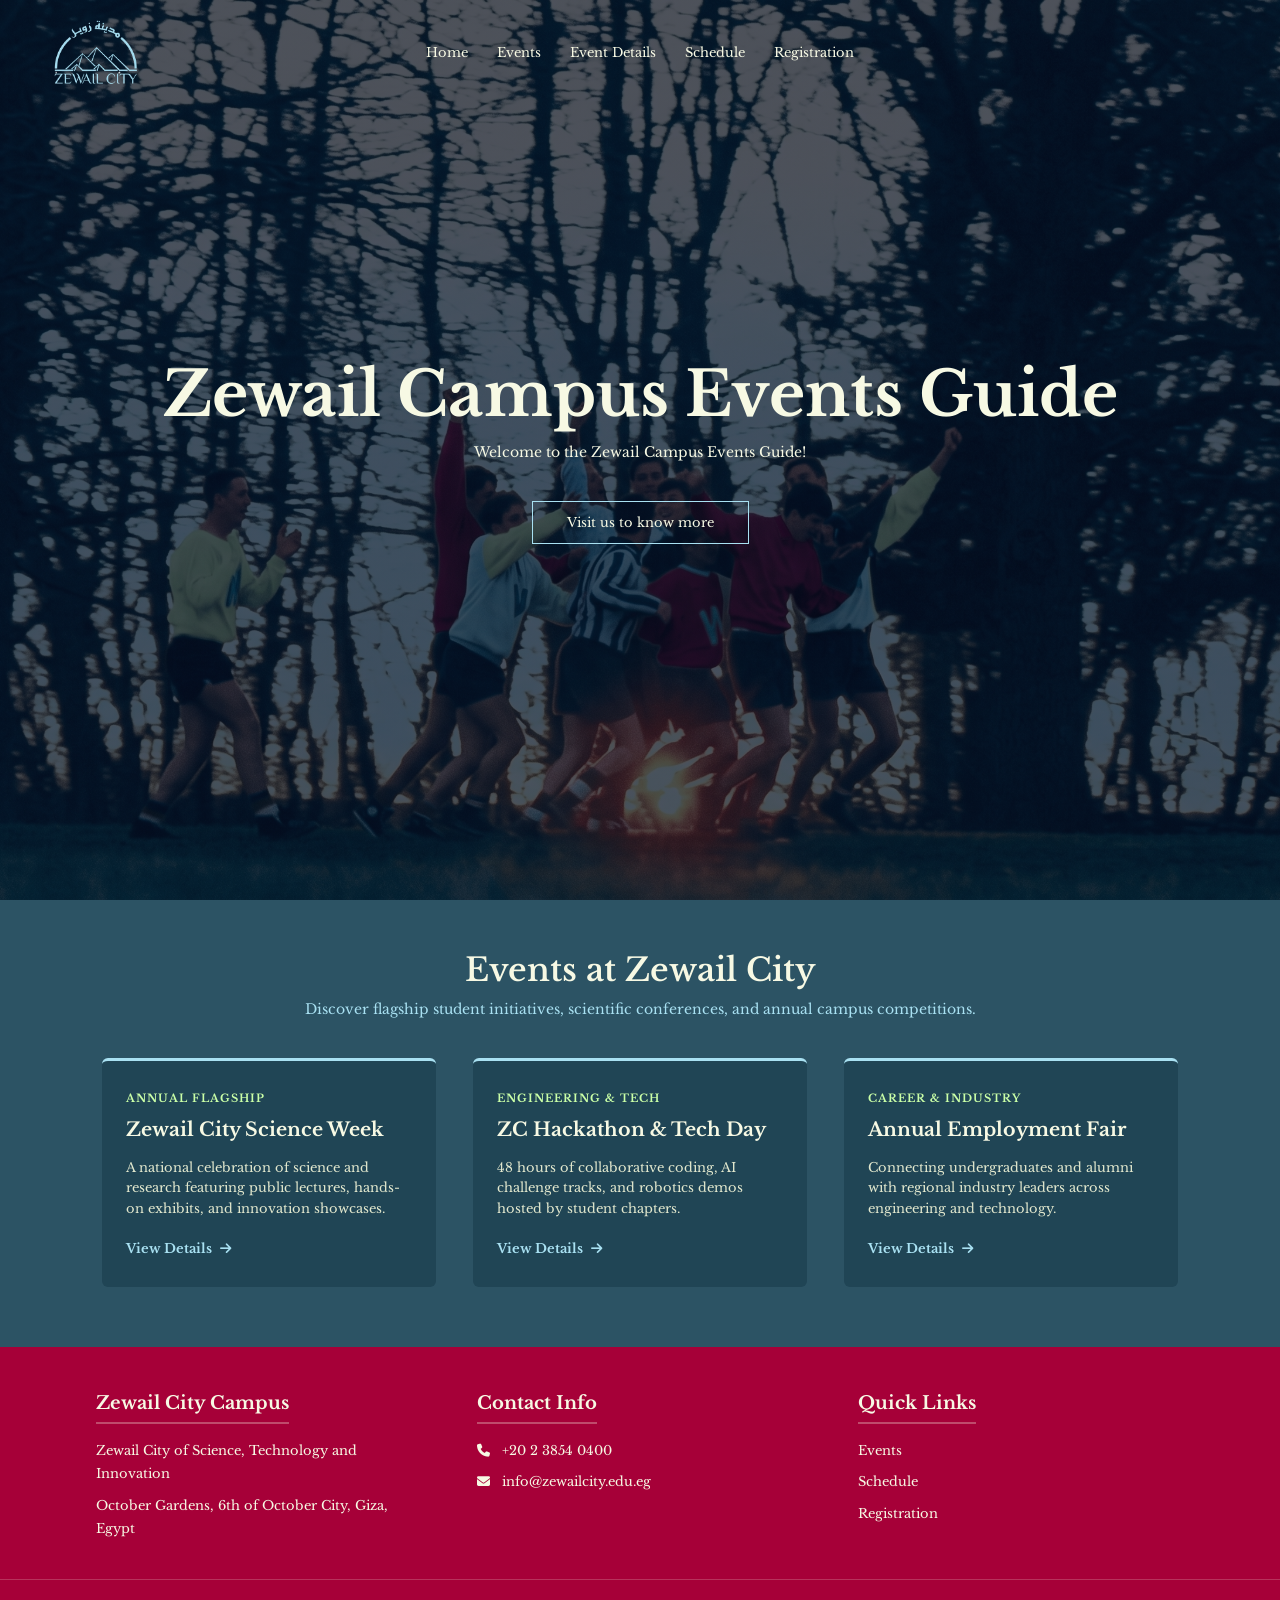
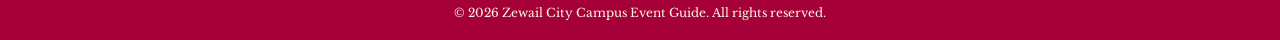
<file: Index.html>
<!DOCTYPE html>
<html lang="en">
<head>
    <meta charset="UTF-8">
    <meta name="viewport" content="width=device-width, initial-scale=1.0">
    <title>Campus Event Guide</title>
    <link rel="stylesheet" href="style.css">
    <link rel="preconnect" href="https://fonts.googleapis.com">
    <link rel="preconnect" href="https://fonts.gstatic.com" crossorigin>
    <link href="https://fonts.googleapis.com/css2?family=Libre+Baskerville:ital,wght@0,400..700;1,400..700&display=swap" rel="stylesheet">
    <link rel="stylesheet" href="https://cdnjs.cloudflare.com/ajax/libs/font-awesome/6.5.1/css/all.min.css">
</head>
<body>
<section class="Header">
    <nav>
        <a href="Index.html" class="logo-link">
            <img src="Images/zewaillogo.png" alt="Zewail City Campus Event Guide">
        </a>
        <div class="nav-links" id="navLinks">
            <i class="fa-solid fa-xmark" onclick="hideMenu()"></i>
            <ul>
                <li><a href="Index.html">Home</a></li>
                <li><a href="event.html">Events</a></li>
                <li><a href="event-details.html">Event Details</a></li>
                <li><a href="schedule.html">Schedule</a></li>
                <li><a href="registration.html">Registration</a></li>
            </ul>
        </div>
        <i class="fa-solid fa-bars" onclick="showMenu()"></i>
    </nav>
    <div class="text-box">
        <h1>Zewail Campus Events Guide</h1>
        <p>Welcome to the Zewail Campus Events Guide!</p>
        <a href="event.html" class="hero-btn">Visit us to know more</a>
    </div>
</section>

<section class="campus-events">
    <h1>Events at Zewail City</h1>
    <p>Discover flagship student initiatives, scientific conferences, and annual campus competitions.</p>

    <div class="row">
        <div class="event-col">
            <span class="event-tag">Annual Flagship</span>
            <h3>Zewail City Science Week</h3>
            <p>A national celebration of science and research featuring public lectures, hands-on exhibits, and innovation showcases.</p>
            <a href="event-details.html#science-week" class="event-link">View Details <i class="fa-solid fa-arrow-right"></i></a>
        </div>

        <div class="event-col">
            <span class="event-tag">Engineering & Tech</span>
            <h3>ZC Hackathon & Tech Day</h3>
            <p>48 hours of collaborative coding, AI challenge tracks, and robotics demos hosted by student chapters.</p>
            <a href="event-details.html#hackathon" class="event-link">View Details <i class="fa-solid fa-arrow-right"></i></a>
        </div>

        <div class="event-col">
            <span class="event-tag">Career & Industry</span>
            <h3>Annual Employment Fair</h3>
            <p>Connecting undergraduates and alumni with regional industry leaders across engineering and technology.</p>
            <a href="event-details.html#employment-fair" class="event-link">View Details <i class="fa-solid fa-arrow-right"></i></a>
        </div>
    </div>
</section>

<footer class="footer-contact">
    <div class="footer-container">
        <div class="footer-col">
            <h3>Zewail City Campus</h3>
            <p>Zewail City of Science, Technology and Innovation</p>
            <p>October Gardens, 6th of October City, Giza, Egypt</p>
        </div>

        <div class="footer-col">
            <h3>Contact Info</h3>
            <p><i class="fa-solid fa-phone"></i> +20 2 3854 0400</p>
            <p><i class="fa-solid fa-envelope"></i> info@zewailcity.edu.eg</p>
        </div>

        <div class="footer-col">
            <h3>Quick Links</h3>
            <p><a href="event.html">Events</a></p>
            <p><a href="schedule.html">Schedule</a></p>
            <p><a href="registration.html">Registration</a></p>
        </div>
    </div>
    
    <div class="footer-bottom">
        <p>&copy; 2026 Zewail City Campus Event Guide. All rights reserved.</p>
    </div>
</footer>

<script>
    var navlinks = document.getElementById("navLinks");
    function showMenu(){
        navlinks.style.left="0";
    }
    function hideMenu(){
        navlinks.style.left="-200px";
    }
</script>
</body>
</html>
</file>
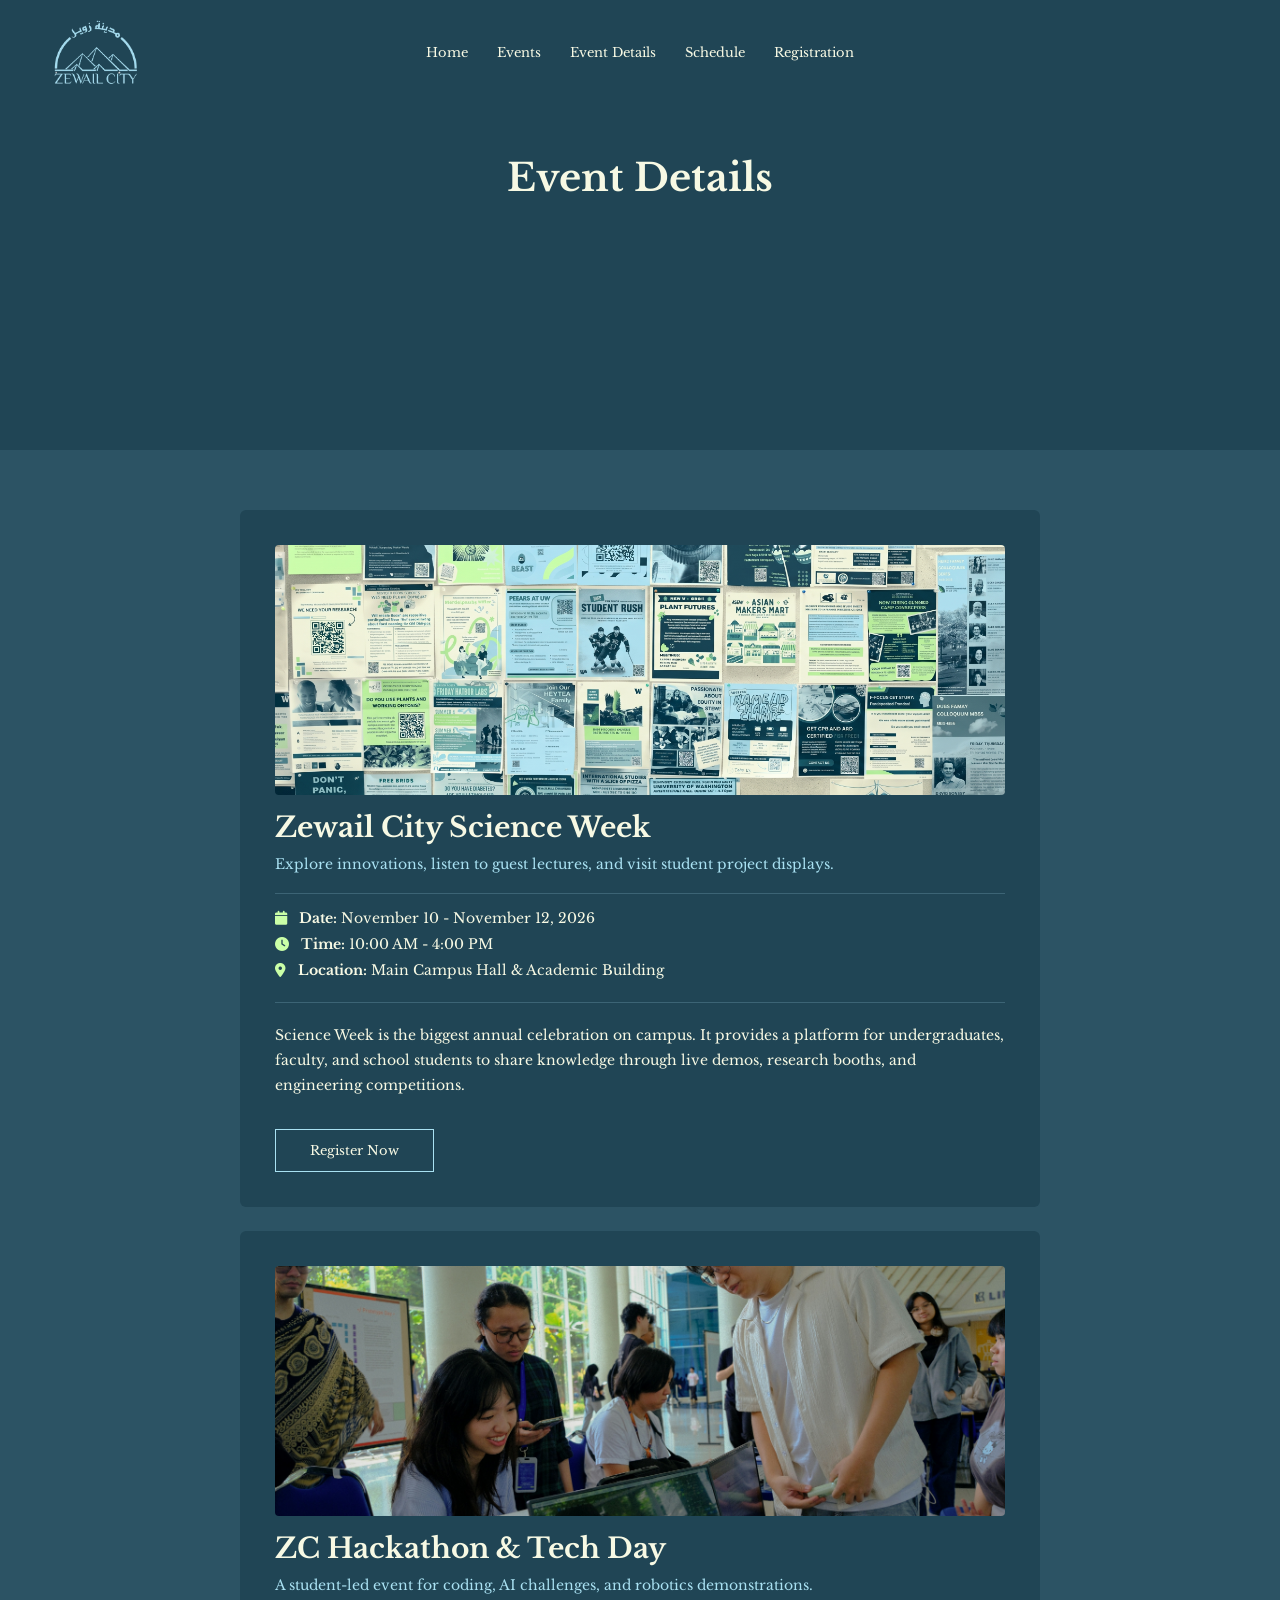
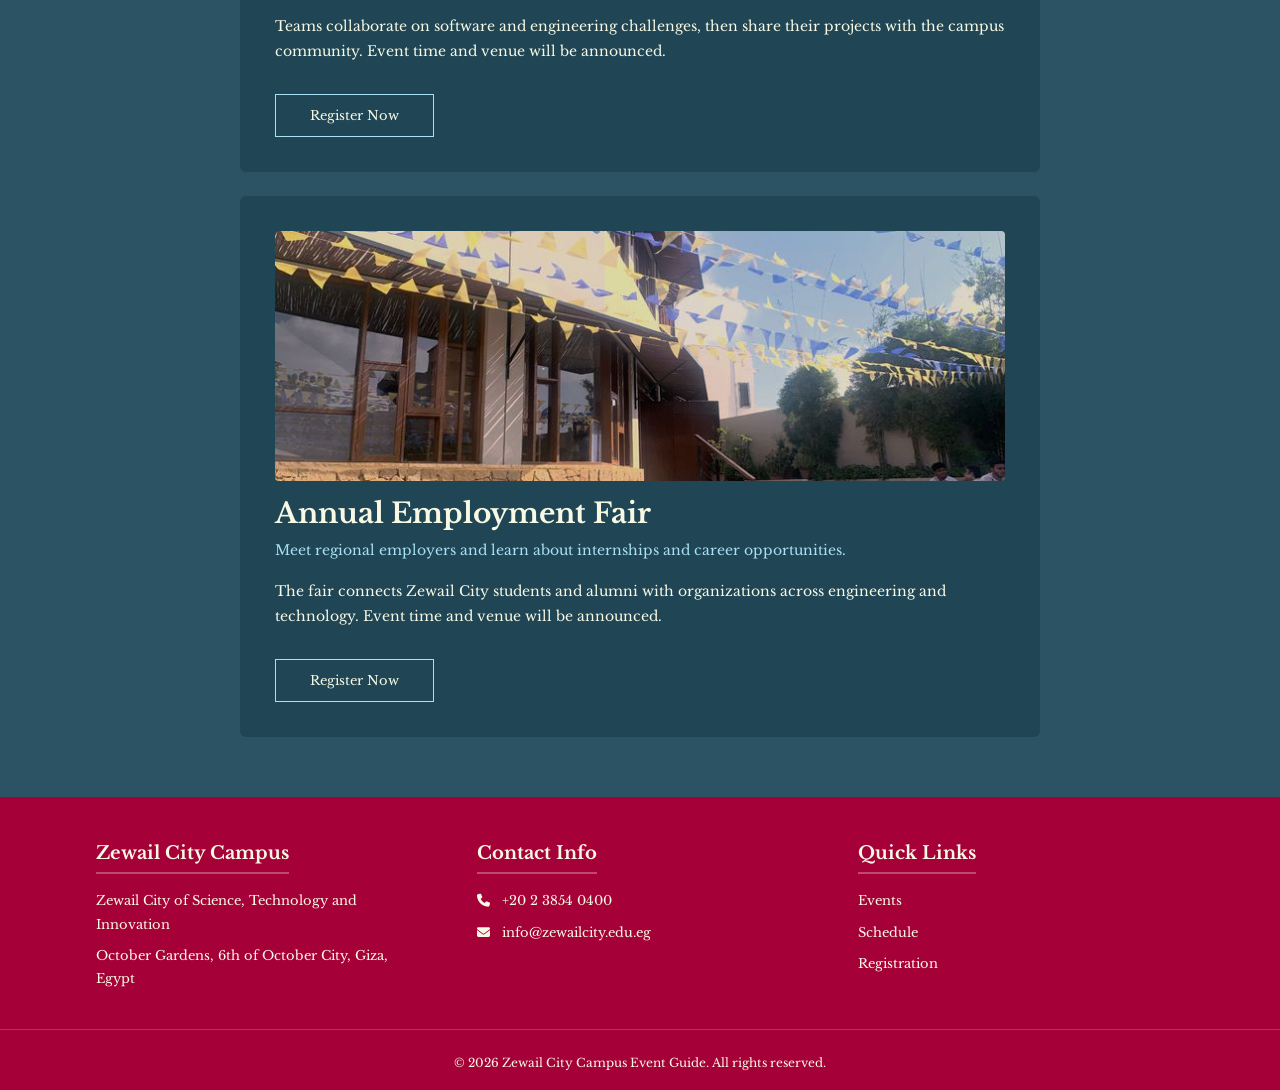
<file: event-details.html>
<!DOCTYPE html>
<html lang="en">
<head>
    <meta charset="UTF-8">
    <meta name="viewport" content="width=device-width, initial-scale=1.0">
    <title>Event Details - Campus Event Guide</title>
    <link rel="stylesheet" href="style.css">
    <link rel="preconnect" href="https://fonts.googleapis.com">
    <link rel="preconnect" href="https://fonts.gstatic.com" crossorigin>
    <link href="https://fonts.googleapis.com/css2?family=Libre+Baskerville:ital,wght@0,400..700;1,400..700&display=swap" rel="stylesheet">
    <link rel="stylesheet" href="https://cdnjs.cloudflare.com/ajax/libs/font-awesome/6.5.1/css/all.min.css">
</head>
<body>
<section class="sub-header">
    <nav>
        <a href="Index.html" class="logo-link">
            <img src="Images/zewaillogo.png" alt="Zewail City Campus Event Guide">
        </a>
        <div class="nav-links" id="navLinks">
            <i class="fa-solid fa-xmark" onclick="hideMenu()"></i>
            <ul>
                <li><a href="Index.html">Home</a></li>
                <li><a href="event.html">Events</a></li>
                <li><a href="event-details.html">Event Details</a></li>
                <li><a href="schedule.html">Schedule</a></li>
                <li><a href="registration.html">Registration</a></li>
            </ul>
        </div>
        <i class="fa-solid fa-bars" onclick="showMenu()"></i>
    </nav>
    <h1>Event Details</h1>
</section>

<section class="details-section">
    <article class="details-box" id="science-week">
        <div class="img-box details-img">
            <img src="Images/posters.jpg" alt="Student event posters on a campus notice board">
        </div>
        <h2>Zewail City Science Week</h2>
        <p class="tagline">Explore innovations, listen to guest lectures, and visit student project displays.</p>
        
        <div class="info-list">
            <p><i class="fa-solid fa-calendar"></i> <strong>Date:</strong> November 10 - November 12, 2026</p>
            <p><i class="fa-solid fa-clock"></i> <strong>Time:</strong> 10:00 AM - 4:00 PM</p>
            <p><i class="fa-solid fa-location-dot"></i> <strong>Location:</strong> Main Campus Hall & Academic Building</p>
        </div>

        <p class="desc">
            Science Week is the biggest annual celebration on campus. It provides a platform for undergraduates, faculty, and school students to share knowledge through live demos, research booths, and engineering competitions.
        </p>

        <a href="registration.html?event=science-week#registrationForm" class="hero-btn">Register Now</a>
    </article>

    <article class="details-box" id="hackathon">
        <div class="img-box details-img">
            <img src="Images/hack.jpg" alt="Students taking part in a campus activity">
        </div>
        <h2>ZC Hackathon &amp; Tech Day</h2>
        <p class="tagline">A student-led event for coding, AI challenges, and robotics demonstrations.</p>
        <p class="desc">Teams collaborate on software and engineering challenges, then share their projects with the campus community. Event time and venue will be announced.</p>
        <a href="registration.html?event=hackathon#registrationForm" class="hero-btn">Register Now</a>
    </article>

    <article class="details-box" id="employment-fair">
        <div class="img-box details-img">
            <img src="Images/campus kinda cute.jpg" alt="Campus building and outdoor gathering area">
        </div>
        <h2>Annual Employment Fair</h2>
        <p class="tagline">Meet regional employers and learn about internships and career opportunities.</p>
        <p class="desc">The fair connects Zewail City students and alumni with organizations across engineering and technology. Event time and venue will be announced.</p>
        <a href="registration.html?event=employment-fair#registrationForm" class="hero-btn">Register Now</a>
    </article>
</section>

<footer class="footer-contact">
    <div class="footer-container">
        <div class="footer-col">
            <h3>Zewail City Campus</h3>
            <p>Zewail City of Science, Technology and Innovation</p>
            <p>October Gardens, 6th of October City, Giza, Egypt</p>
        </div>
        <div class="footer-col">
            <h3>Contact Info</h3>
            <p><i class="fa-solid fa-phone"></i> +20 2 3854 0400</p>
            <p><i class="fa-solid fa-envelope"></i> info@zewailcity.edu.eg</p>
        </div>
        <div class="footer-col">
            <h3>Quick Links</h3>
            <p><a href="event.html">Events</a></p>
            <p><a href="schedule.html">Schedule</a></p>
            <p><a href="registration.html">Registration</a></p>
        </div>
    </div>
    <div class="footer-bottom">
        <p>&copy; 2026 Zewail City Campus Event Guide. All rights reserved.</p>
    </div>
</footer>

<script>
    var navlinks = document.getElementById("navLinks");
    function showMenu(){
        navlinks.style.left="0";
    }
    function hideMenu(){
        navlinks.style.left="-200px";
    }
</script>
</body>
</html>
</file>
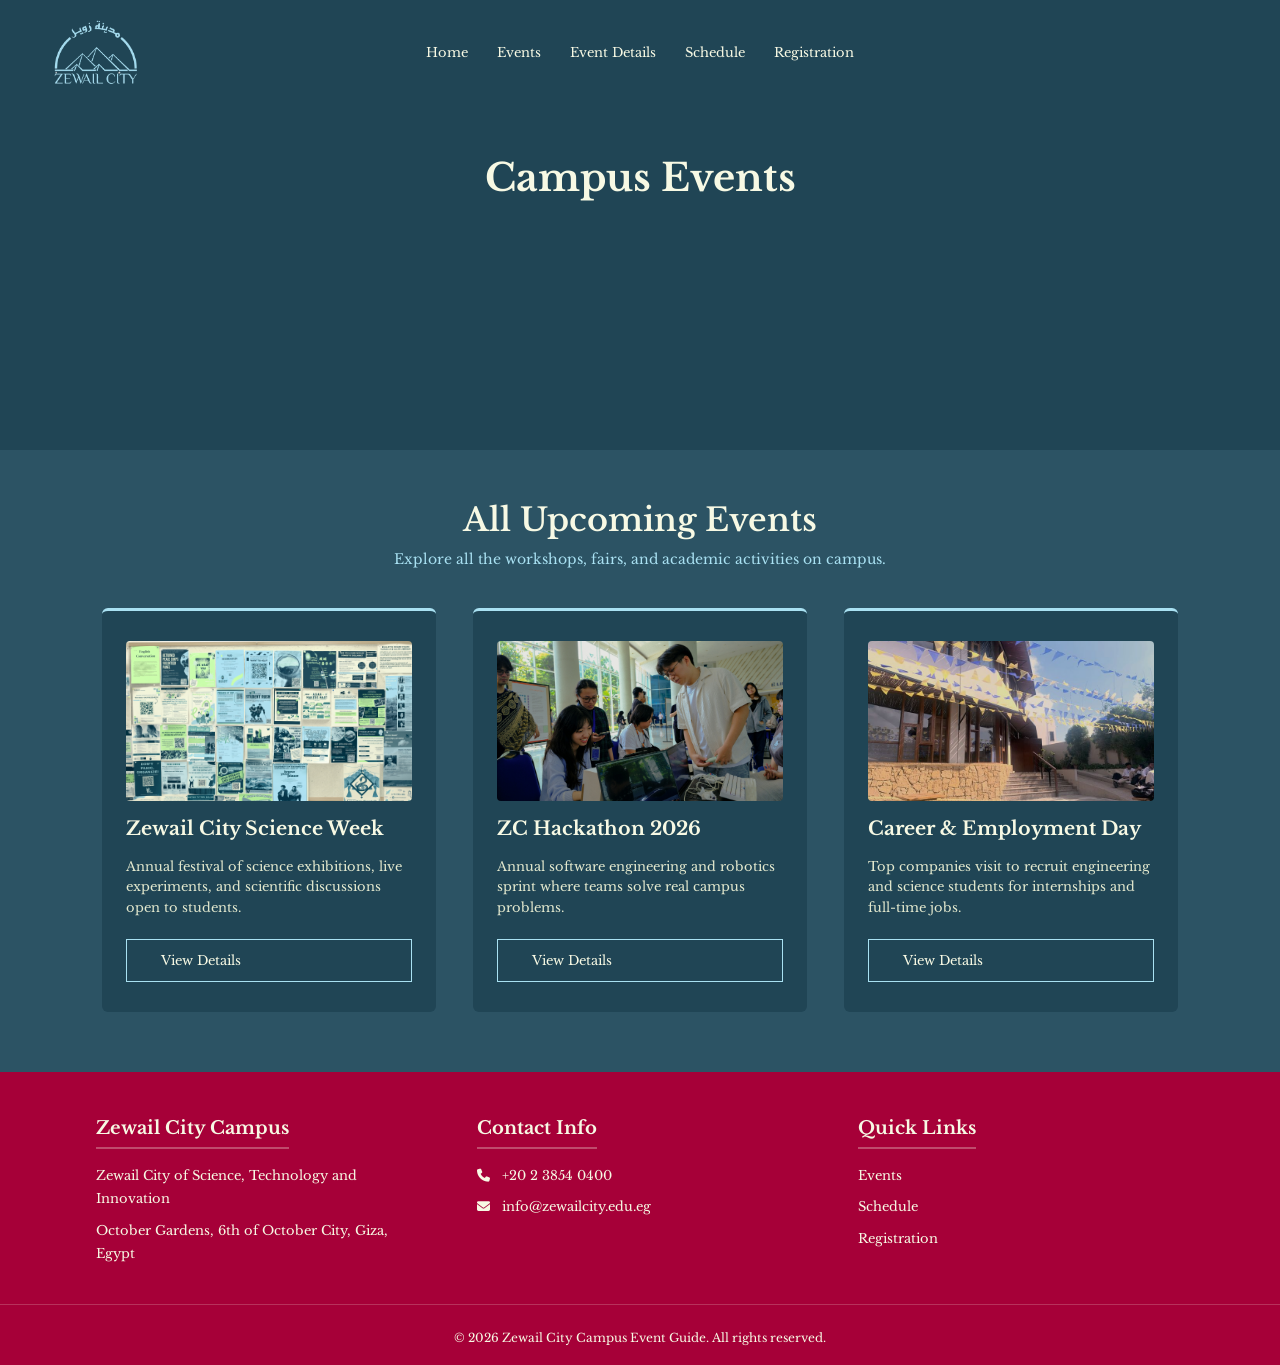
<file: event.html>
<!DOCTYPE html>
<html lang="en">
<head>
    <meta charset="UTF-8">
    <meta name="viewport" content="width=device-width, initial-scale=1.0">
    <title>Events - Campus Event Guide</title>
    <link rel="stylesheet" href="style.css">
    <link rel="preconnect" href="https://fonts.googleapis.com">
    <link rel="preconnect" href="https://fonts.gstatic.com" crossorigin>
    <link href="https://fonts.googleapis.com/css2?family=Libre+Baskerville:ital,wght@0,400..700;1,400..700&display=swap" rel="stylesheet">
    <link rel="stylesheet" href="https://cdnjs.cloudflare.com/ajax/libs/font-awesome/6.5.1/css/all.min.css">
</head>
<body>
<section class="sub-header">
    <nav>
        <a href="Index.html" class="logo-link">
            <img src="Images/zewaillogo.png" alt="Zewail City Campus Event Guide">
        </a>
        <div class="nav-links" id="navLinks">
            <i class="fa-solid fa-xmark" onclick="hideMenu()"></i>
            <ul>
                <li><a href="Index.html">Home</a></li>
                <li><a href="event.html">Events</a></li>
                <li><a href="event-details.html">Event Details</a></li>
                <li><a href="schedule.html">Schedule</a></li>
                <li><a href="registration.html">Registration</a></li>
            </ul>
        </div>
        <i class="fa-solid fa-bars" onclick="showMenu()"></i>
    </nav>
    <h1>Campus Events</h1>
</section>

<section class="campus-events">
    <h1>All Upcoming Events</h1>
    <p>Explore all the workshops, fairs, and academic activities on campus.</p>

    <div class="row">
        <div class="event-col">
            <div class="img-box">
                <img src="Images/posters.jpg" alt="Student event posters on a campus notice board">
            </div>
            <h3>Zewail City Science Week</h3>
            <p>Annual festival of science exhibitions, live experiments, and scientific discussions open to students.</p>
            <a href="event-details.html#science-week" class="hero-btn">View Details</a>
        </div>

        <div class="event-col">
            <div class="img-box">
                <img src="Images/hack.jpg" alt="Students taking part in a campus activity">
            </div>
            <h3>ZC Hackathon 2026</h3>
            <p>Annual software engineering and robotics sprint where teams solve real campus problems.</p>
            <a href="event-details.html#hackathon" class="hero-btn">View Details</a>
        </div>

        <div class="event-col">
            <div class="img-box">
                <img src="Images/campus kinda cute.jpg" alt="Campus building and outdoor gathering area">
            </div>
            <h3>Career & Employment Day</h3>
            <p>Top companies visit to recruit engineering and science students for internships and full-time jobs.</p>
            <a href="event-details.html#employment-fair" class="hero-btn">View Details</a>
        </div>
    </div>
</section>

<footer class="footer-contact">
    <div class="footer-container">
        <div class="footer-col">
            <h3>Zewail City Campus</h3>
            <p>Zewail City of Science, Technology and Innovation</p>
            <p>October Gardens, 6th of October City, Giza, Egypt</p>
        </div>
        <div class="footer-col">
            <h3>Contact Info</h3>
            <p><i class="fa-solid fa-phone"></i> +20 2 3854 0400</p>
            <p><i class="fa-solid fa-envelope"></i> info@zewailcity.edu.eg</p>
        </div>
        <div class="footer-col">
            <h3>Quick Links</h3>
            <p><a href="event.html">Events</a></p>
            <p><a href="schedule.html">Schedule</a></p>
            <p><a href="registration.html">Registration</a></p>
        </div>
    </div>
    <div class="footer-bottom">
        <p>&copy; 2026 Zewail City Campus Event Guide. All rights reserved.</p>
    </div>
</footer>

<script>
    var navlinks = document.getElementById("navLinks");
    function showMenu(){
        navlinks.style.left="0";
    }
    function hideMenu(){
        navlinks.style.left="-200px";
    }
</script>
</body>
</html>
</file>
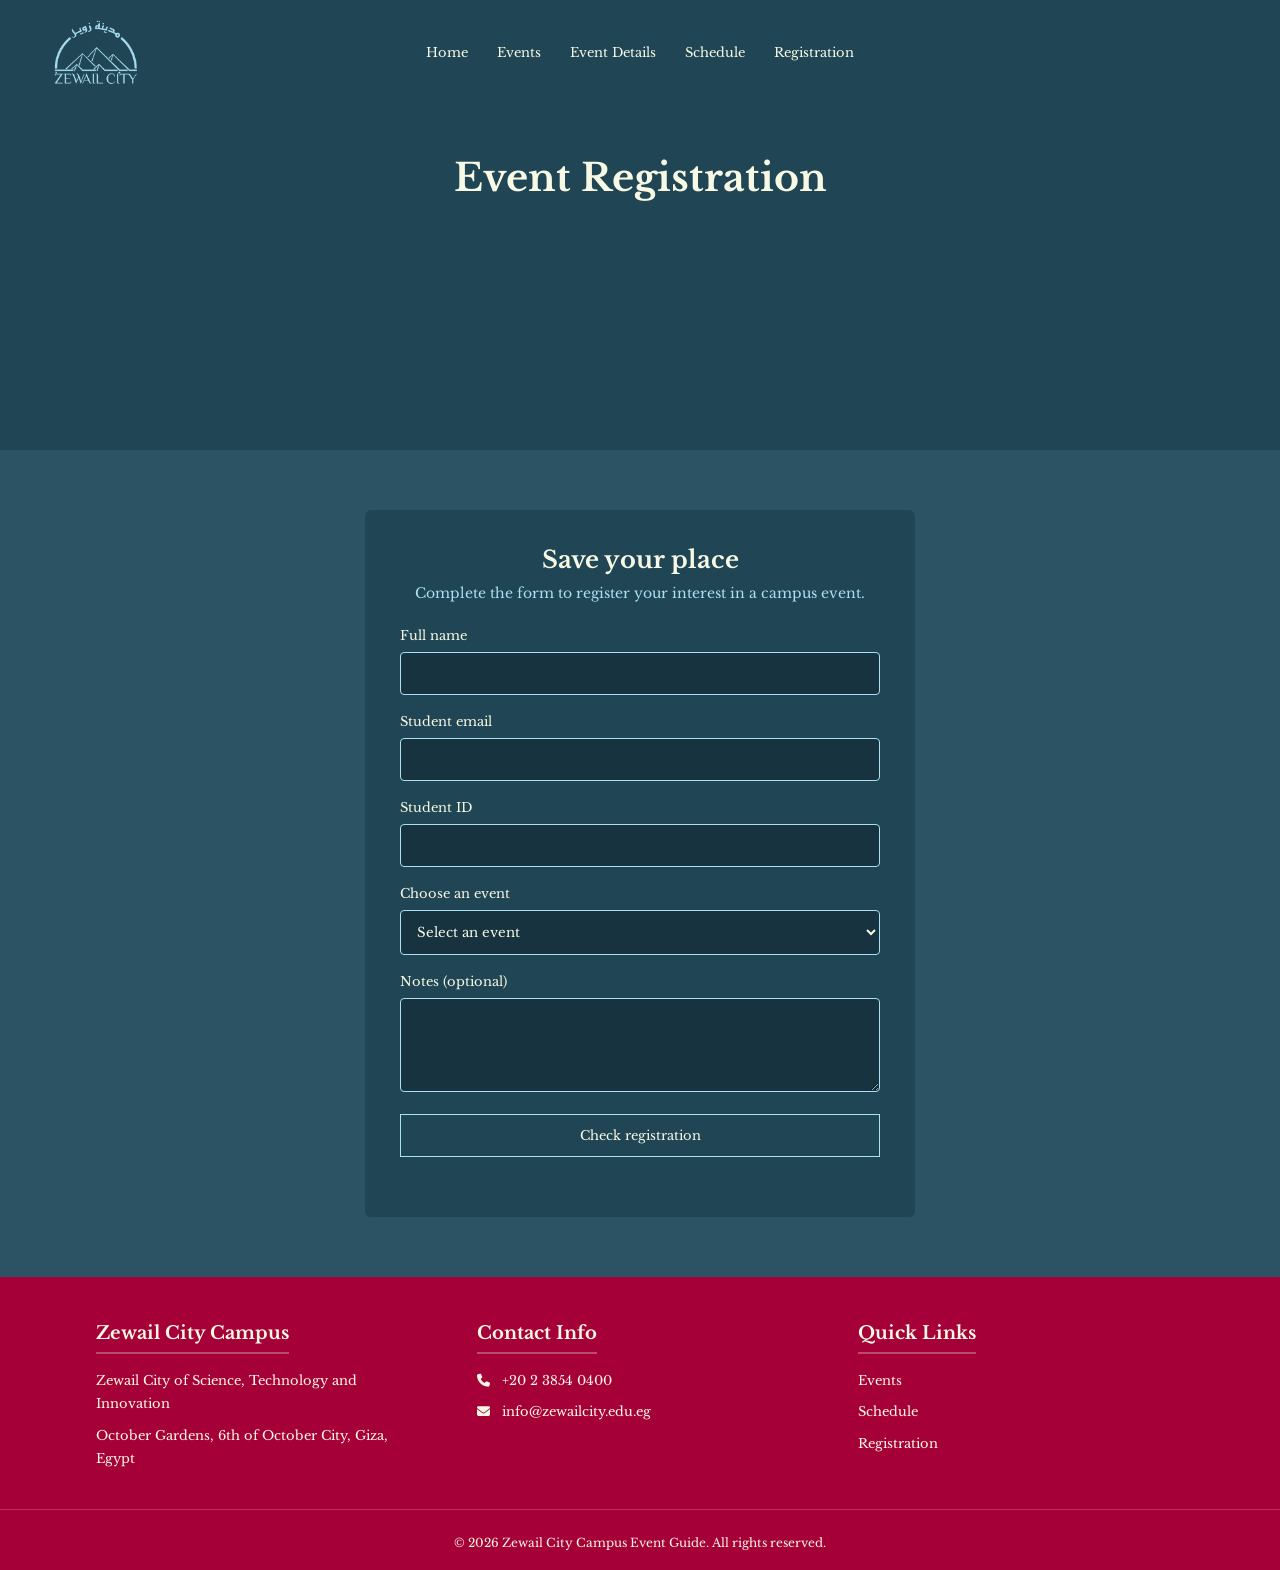
<file: registration.html>
<!DOCTYPE html>
<html lang="en">
<head>
    <meta charset="UTF-8">
    <meta name="viewport" content="width=device-width, initial-scale=1.0">
    <title>Registration - Campus Event Guide</title>
    <link rel="stylesheet" href="style.css">
    <link rel="preconnect" href="https://fonts.googleapis.com">
    <link rel="preconnect" href="https://fonts.gstatic.com" crossorigin>
    <link href="https://fonts.googleapis.com/css2?family=Libre+Baskerville:ital,wght@0,400..700;1,400..700&display=swap" rel="stylesheet">
    <link rel="stylesheet" href="https://cdnjs.cloudflare.com/ajax/libs/font-awesome/6.5.1/css/all.min.css">
</head>
<body>
<section class="sub-header">
    <nav>
        <a href="Index.html" class="logo-link">
            <img src="Images/zewaillogo.png" alt="Zewail City Campus Event Guide">
        </a>
        <div class="nav-links" id="navLinks">
            <i class="fa-solid fa-xmark" onclick="hideMenu()" aria-label="Close navigation"></i>
            <ul>
                <li><a href="Index.html">Home</a></li>
                <li><a href="event.html">Events</a></li>
                <li><a href="event-details.html">Event Details</a></li>
                <li><a href="schedule.html">Schedule</a></li>
                <li><a href="registration.html" aria-current="page">Registration</a></li>
            </ul>
        </div>
        <i class="fa-solid fa-bars" onclick="showMenu()" aria-label="Open navigation"></i>
    </nav>
    <h1>Event Registration</h1>
</section>

<main>
    <section class="form-section">
        <div class="form-box">
            <h2>Save your place</h2>
            <p>Complete the form to register your interest in a campus event.</p>
            <form id="registrationForm">
                <label for="fullName">Full name</label>
                <input id="fullName" name="fullName" type="text" autocomplete="name" required>

                <label for="email">Student email</label>
                <input id="email" name="email" type="email" autocomplete="email" required>

                <label for="studentId">Student ID</label>
                <input id="studentId" name="studentId" type="text" required>

                <label for="event">Choose an event</label>
                <select id="event" name="event" required>
                    <option value="" selected disabled>Select an event</option>
                    <option value="science-week">Zewail City Science Week</option>
                    <option value="hackathon">ZC Hackathon &amp; Tech Day</option>
                    <option value="employment-fair">Annual Employment Fair</option>
                </select>

                <label for="notes">Notes (optional)</label>
                <textarea id="notes" name="notes" rows="4"></textarea>

                <button class="hero-btn" type="submit">Check registration</button>
                <p class="form-status" id="formStatus" role="status" aria-live="polite"></p>
            </form>
        </div>
    </section>
</main>

<footer class="footer-contact">
    <div class="footer-container">
        <div class="footer-col">
            <h3>Zewail City Campus</h3>
            <p>Zewail City of Science, Technology and Innovation</p>
            <p>October Gardens, 6th of October City, Giza, Egypt</p>
        </div>
        <div class="footer-col">
            <h3>Contact Info</h3>
            <p><i class="fa-solid fa-phone"></i> +20 2 3854 0400</p>
            <p><i class="fa-solid fa-envelope"></i> info@zewailcity.edu.eg</p>
        </div>
        <div class="footer-col">
            <h3>Quick Links</h3>
            <p><a href="event.html">Events</a></p>
            <p><a href="schedule.html">Schedule</a></p>
            <p><a href="registration.html" aria-current="page">Registration</a></p>
        </div>
    </div>
    <div class="footer-bottom">
        <p>&copy; 2026 Zewail City Campus Event Guide. All rights reserved.</p>
    </div>
</footer>

<script>
    var navlinks = document.getElementById("navLinks");
    function showMenu(){
        navlinks.style.left = "0";
    }
    function hideMenu(){
        navlinks.style.left = "-200px";
    }

    document.getElementById("registrationForm").addEventListener("submit", function (event) {
        event.preventDefault();
        document.getElementById("formStatus").textContent =
            "Thank you for registering! We will contact you with further details.";
    });

    var requestedEvent = new URLSearchParams(window.location.search).get("event");
    var eventSelect = document.getElementById("event");
    if (requestedEvent && Array.from(eventSelect.options).some(function (option) {
        return option.value === requestedEvent;
    })) {
        eventSelect.value = requestedEvent;
    }
</script>
</body>
</html>
</file>
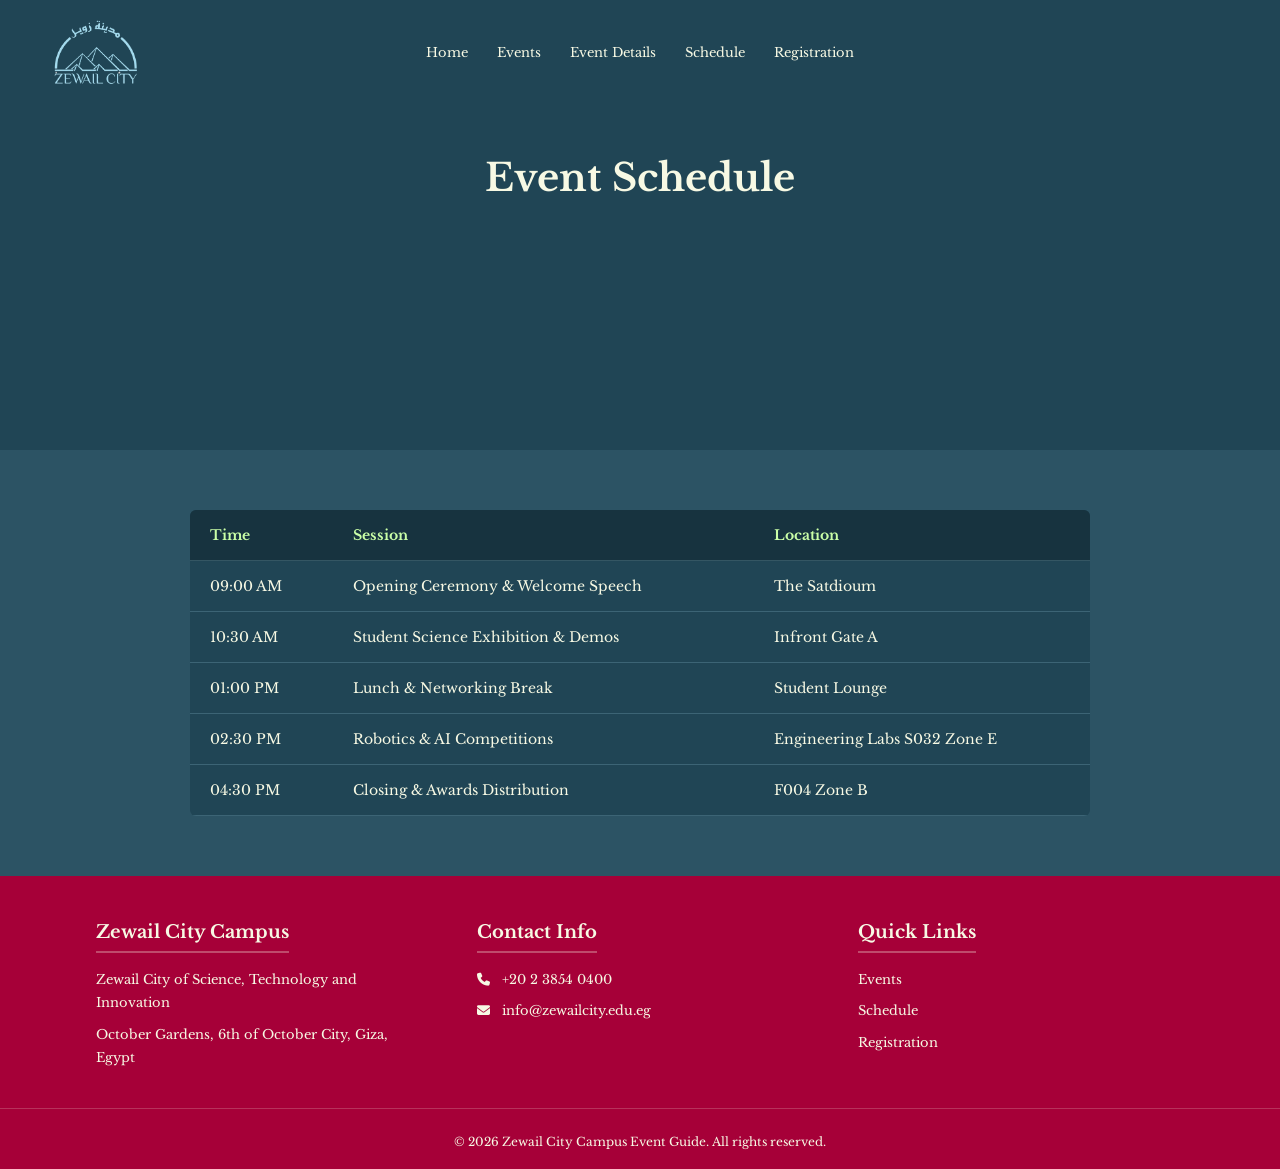
<file: schedule.html>
<!DOCTYPE html>
<html lang="en">
<head>
    <meta charset="UTF-8">
    <meta name="viewport" content="width=device-width, initial-scale=1.0">
    <title>Schedule - Campus Event Guide</title>
    <link rel="stylesheet" href="style.css">
    <link rel="preconnect" href="https://fonts.googleapis.com">
    <link rel="preconnect" href="https://fonts.gstatic.com" crossorigin>
    <link href="https://fonts.googleapis.com/css2?family=Libre+Baskerville:ital,wght@0,400..700;1,400..700&display=swap" rel="stylesheet">
    <link rel="stylesheet" href="https://cdnjs.cloudflare.com/ajax/libs/font-awesome/6.5.1/css/all.min.css">
</head>
<body>
<section class="sub-header">
    <nav>
        <a href="Index.html" class="logo-link">
            <img src="Images/zewaillogo.png" alt="Zewail City Campus Event Guide">
        </a>
        <div class="nav-links" id="navLinks">
            <i class="fa-solid fa-xmark" onclick="hideMenu()"></i>
            <ul>
                <li><a href="Index.html">Home</a></li>
                <li><a href="event.html">Events</a></li>
                <li><a href="event-details.html">Event Details</a></li>
                <li><a href="schedule.html">Schedule</a></li>
                <li><a href="registration.html">Registration</a></li>
            </ul>
        </div>
        <i class="fa-solid fa-bars" onclick="showMenu()"></i>
    </nav>
    <h1>Event Schedule</h1>
</section>

<section class="schedule-section">
    <div class="table-box">
        <table>
            <thead>
                <tr>
                    <th>Time</th>
                    <th>Session</th>
                    <th>Location</th>
                </tr>
            </thead>
            <tbody>
                <tr>
                    <td>09:00 AM</td>
                    <td>Opening Ceremony & Welcome Speech</td>
                    <td>The Satdioum</td>
                </tr>
                <tr>
                    <td>10:30 AM</td>
                    <td>Student Science Exhibition & Demos</td>
                    <td>Infront Gate A</td>
                </tr>
                <tr>
                    <td>01:00 PM</td>
                    <td>Lunch & Networking Break</td>
                    <td>Student Lounge</td>
                </tr>
                <tr>
                    <td>02:30 PM</td>
                    <td>Robotics & AI Competitions</td>
                    <td>Engineering Labs S032 Zone E</td>
                </tr>
                <tr>
                    <td>04:30 PM</td>
                    <td>Closing & Awards Distribution</td>
                    <td>F004 Zone B</td>
                </tr>
            </tbody>
        </table>
    </div>
</section>

<footer class="footer-contact">
    <div class="footer-container">
        <div class="footer-col">
            <h3>Zewail City Campus</h3>
            <p>Zewail City of Science, Technology and Innovation</p>
            <p>October Gardens, 6th of October City, Giza, Egypt</p>
        </div>
        <div class="footer-col">
            <h3>Contact Info</h3>
            <p><i class="fa-solid fa-phone"></i> +20 2 3854 0400</p>
            <p><i class="fa-solid fa-envelope"></i> info@zewailcity.edu.eg</p>
        </div>
        <div class="footer-col">
            <h3>Quick Links</h3>
            <p><a href="event.html">Events</a></p>
            <p><a href="schedule.html">Schedule</a></p>
            <p><a href="registration.html">Registration</a></p>
        </div>
    </div>
    <div class="footer-bottom">
        <p>&copy; 2026 Zewail City Campus Event Guide. All rights reserved.</p>
    </div>
</footer>

<script>
    var navlinks = document.getElementById("navLinks");
    function showMenu(){
        navlinks.style.left="0";
    }
    function hideMenu(){
        navlinks.style.left="-200px";
    }
</script>
</body>
</html>
</file>
<file: style.css>
*{
    margin: 0;
    padding: 0;
    font-family: 'Libre Baskerville', serif;
    box-sizing: border-box;
}
.libre-baskerville {
    font-family: "Libre Baskerville", serif;
    font-optical-sizing: auto;
    font-weight: 400;
    font-style: normal;
    }


.Header {
    min-height: 100vh;
    width: 100%;
    background-image: linear-gradient(rgba(4, 9, 30, 0.7), rgba(4, 9, 30, 0.7)), url("Images/deadsociety.jpg");
    background-size: cover;
    background-position: center;
    position: relative;
}

nav {
    display: flex;
    padding: 0.8rem 4%;
    justify-content: space-between;
    align-items: center;
    position: relative;
}

nav img {
    width: 90px;
}

.nav-links {
    position: absolute;
    left: 50%;
    transform: translateX(-50%);
}

.nav-links ul {
    margin: 0;
    padding: 0;
}

.nav-links ul li {
    list-style: none;
    display: inline-block;
    padding: 8px 12px;
}

.nav-links ul li a {
    color: #F7F9E4;
    text-decoration: none;
    font-size: 13px;
}
.nav-links ul li::after {
    content: '';
    width: 0%;
    height: 2px;
    background: #A9E1F2;
    display: block;
    margin: auto;
    transition: 0.5s;
}
.nav-links ul li:hover::after {
    width: 100%;
}

.text-box{
    width: 90%;
    color: #F7F9E4;
    position: absolute;
    top: 50%;
    left: 50%;
    transform: translate(-50%, -50%);
    text-align: center;
}
.text-box h1{
    font-size: 62px;
}
.text-box p {
    margin: 10px 0 40px;
    font-size: 14px;
    color: #F7F9E4;
}
.hero-btn{
    display: inline-block;
    text-decoration: none;
    color: #F7F9E4;
    border: 1px solid #A9E1F2;
    padding: 12px 34px;
    font-size: 13px;
    background: transparent;
    position: relative;
    cursor: pointer;
}
 .hero-btn:hover{
    border: 1px solid #A9E1F2;
    background: #A9E1F2;
    transition: 1s;
 }

nav .fa, 
nav .fa-solid {
    display: none;
}


@media(max-width: 700px) {
    .text-box h1{
    font-size: 20px;
    }
    .nav-links ul li{
        display: block;

    }
    .nav-links {
        position: fixed;
        background: #2C5364;
        height: 100vh;
        height: 100dvh;
        width: min(200px, 85vw);
        right: auto;
        left: -200px;
        top: 0;
        transform: none;
        text-align: left;
        z-index: 2;
        transition: left 0.3s ease;
        
    }
    nav .fa, 
    nav .fa-solid {
        display: block;
        color: #F7F9E4;
        margin: 10px;
        font-size: 22px;
        cursor: pointer;
    }
    .nav-links ul{
        padding: 30px;

    }

}

.campus-events {
    background: #2C5364;
    width: 100%;
    margin: 0px;
    text-align: center;
    color: #F7F9E4;
    padding: 50px 8% 60px 8%;
    box-sizing: border-box;
}

.campus-events h1 {
    font-size: 32px;
    font-weight: 600;
    margin-bottom: 10px;
    color: #F7F9E4;
    padding-top: 0px;
}

.campus-events > p {
    font-size: 14px;
    color: #A9E1F2;
    margin-bottom: 40px;
}


.campus-events .row {
    display: flex;
    justify-content: space-between;
    gap: 24px;
}

.campus-events .event-col {
    flex-basis: 31%;
    background: #204555;
    border-radius: 6px;
    padding: 30px 24px;
    box-sizing: border-box;
    text-align: left;
    display: flex;
    flex-direction: column;
    justify-content: space-between;
    transition: transform 0.3s ease, box-shadow 0.3s ease;
    border-top: 3px solid #A9E1F2;
}

.campus-events .event-col:hover {
    transform: translateY(-6px);
    box-shadow: 0 10px 20px rgba(0, 0, 0, 0.3);
}

.campus-events .event-tag {
    font-size: 11px;
    text-transform: uppercase;
    letter-spacing: 1px;
    color: #CAFFA7;
    margin-bottom: 12px;
    font-weight: bold;
}

.campus-events .event-col h3 {
    font-size: 19px;
    margin-bottom: 14px;
    color: #F7F9E4;
    line-height: 1.4;
}

.campus-events .event-col p {
    font-size: 13px;
    line-height: 1.6;
    color: #E2E8CE;
    margin-bottom: 20px;
}

.campus-events .event-link {
    text-decoration: none;
    color: #A9E1F2;
    font-size: 13px;
    font-weight: bold;
    display: inline-flex;
    align-items: center;
    gap: 8px;
    transition: color 0.2s ease, gap 0.2s ease;
}

.campus-events .event-link:hover {
    color: #CAFFA7;
    gap: 12px;
}


@media(max-width: 700px) {
    .campus-events {
        width: 100%;
        margin-top: 0;
        padding : 40px 5%;
    }

    .campus-events h1 {
        font-size: 24px;
    }

    .campus-events .row {
        flex-direction: column;
        gap: 18px;
    }

    .campus-events .event-col {
        flex-basis: 100%;
    }
}
.footer-contact {
    background: #A60038;
    color: #F7F9E4;
    padding: 45px 0 20px;
    width: 100%;
    margin-top: 0px;
}

.footer-container {
    width: 85%;
    margin: auto;
    display: flex;
    justify-content: space-between;
    gap: 30px;
}

.footer-col {
    flex-basis: 30%;
}

.footer-col h3 {
    font-size: 18px;
    margin-bottom: 15px;
    color: #F7F9E4;
    border-bottom: 2px solid rgba(247, 249, 228, 0.3);
    padding-bottom: 8px;
    display: inline-block;
}

.footer-col p {
    font-size: 13px;
    line-height: 1.8;
    color: #F7F9E4;
    margin-bottom: 8px;
}

.footer-col p i {
    margin-right: 8px;
    color: #F7F9E4;
}

.footer-col a {
    color: #F7F9E4;
    text-decoration: none;
    transition: opacity 0.2s ease;
}

.footer-col a:hover {
    opacity: 0.8;
    text-decoration: underline;
}

.footer-bottom {
    text-align: center;
    padding-top: 25px;
    margin-top: 30px;
    border-top: 1px solid rgba(247, 249, 228, 0.2);
}

.footer-bottom p {
    font-size: 12px;
    color: #F7F9E4;
}


@media (max-width: 700px) {
    .footer-container {
        flex-direction: column;
        gap: 25px;
        text-align: left;
    }

    .footer-col {
        flex-basis: 100%;
    }
}

.sub-header {
    height: 50vh;
    width: 100%;
    background: #204555;
    text-align: center;
    color: #F7F9E4;
}

.sub-header h1 {
    margin-top: 50px;
    font-size: 38px;
}


.img-box {
    width: 100%;
    height: 160px;
    background: #17333f;
    margin-bottom: 15px;
    border-radius: 4px;
    overflow: hidden;
}

.img-box img {
    display: block;
    width: 100%;
    height: 100%;
    object-fit: cover;
}

.details-img {
    height: 250px;
}

/* Event Details Section */
.details-section {
    background: #2C5364;
    padding: 60px 8%;
    color: #F7F9E4;
    display: grid;
    gap: 24px;
}

.details-box {
    background: #204555;
    padding: 35px;
    border-radius: 6px;
    max-width: 800px;
    margin: auto;
}

.details-box h2 {
    font-size: 28px;
    margin-bottom: 10px;
}

.details-box .tagline {
    color: #A9E1F2;
    margin-bottom: 20px;
    font-size: 14px;
}

.info-list {
    margin: 20px 0;
    padding: 15px 0;
    border-top: 1px solid rgba(169, 225, 242, 0.2);
    border-bottom: 1px solid rgba(169, 225, 242, 0.2);
}

.info-list p {
    margin-bottom: 8px;
    font-size: 14px;
}

.info-list i {
    color: #CAFFA7;
    margin-right: 8px;
}

.details-box .desc {
    line-height: 1.8;
    margin-bottom: 30px;
    font-size: 14px;
}

/* Schedule Section */
.schedule-section {
    background: #2C5364;
    padding: 60px 8%;
}

.table-box {
    overflow-x: auto;
    max-width: 900px;
    margin: auto;
}

.table-box table {
    width: 100%;
    border-collapse: collapse;
    background: #204555;
    color: #F7F9E4;
    border-radius: 6px;
    overflow: hidden;
}

.table-box th, 
.table-box td {
    padding: 16px 20px;
    text-align: left;
    border-bottom: 1px solid rgba(169, 225, 242, 0.2);
    font-size: 14px;
}

.table-box th {
    background: #17333f;
    color: #CAFFA7;
}

/* Registration Form Section */
.form-section {
    background: #2C5364;
    padding: 60px 8%;
    color: #F7F9E4;
}

.form-box {
    background: #204555;
    max-width: 550px;
    margin: auto;
    padding: 35px;
    border-radius: 6px;
    text-align: center;
}

.form-box h2 {
    margin-bottom: 10px;
}

.form-box p {
    color: #A9E1F2;
    font-size: 14px;
    margin-bottom: 25px;
}

.form-box label {
    display: block;
    margin-bottom: 8px;
    text-align: left;
    font-size: 13px;
}

.form-box .form-status {
    margin-top: 16px;
    color: #CAFFA7;
}

.form-box input, 
.form-box select, 
.form-box textarea {
    width: 100%;
    padding: 12px;
    margin-bottom: 18px;
    background: #17333f;
    border: 1px solid #A9E1F2;
    color: #F7F9E4;
    font-family: inherit;
    border-radius: 4px;
    outline: none;
    box-sizing: border-box;
}

.form-box button {
    width: 100%;
    cursor: pointer;
}


@media(max-width: 700px) {
    .sub-header h1 {
        font-size: 24px;
    }
    .details-box, 
    .form-box {
        padding: 20px;
    }
    .table-box th, 
    .table-box td {
        padding: 12px;
        font-size: 12px;
    }
}

@media (max-width: 480px) {
    .sub-header {
        min-height: 42vh;
        height: auto;
        padding-bottom: 28px;
    }

    .sub-header h1 {
        margin: 28px 16px 0;
        overflow-wrap: anywhere;
    }

    .details-section,
    .schedule-section,
    .form-section {
        padding: 32px 5%;
    }

    .details-box,
    .form-box {
        padding: 18px;
    }

    .info-list p {
        overflow-wrap: anywhere;
    }

    .table-box table {
        min-width: 520px;
    }
}
</file>
